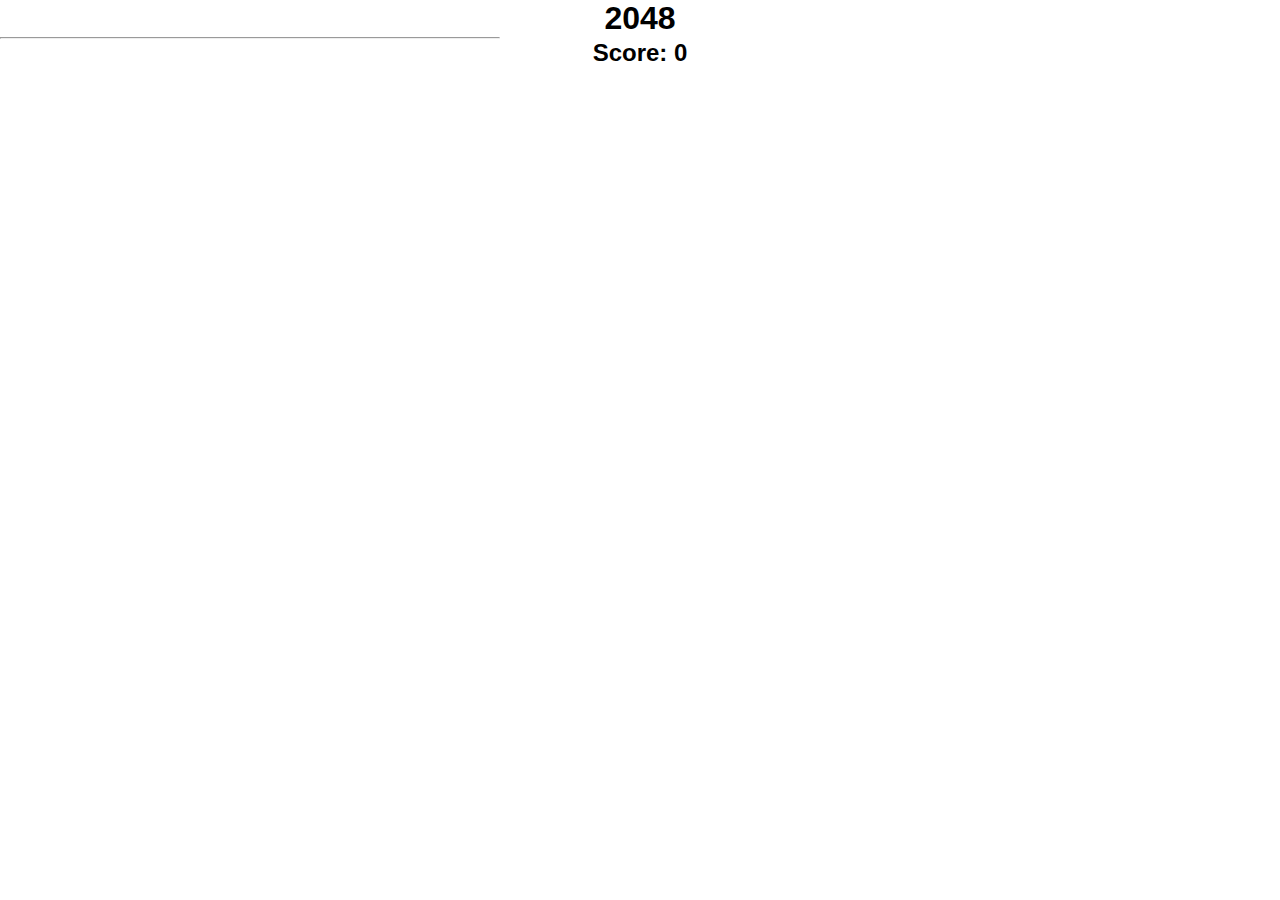
<file: 2048/index.html>
<!DOCTYPE html>
<html lang="en">
<head>
    <meta charset="UTF-8">
    <meta name="viewport" content="width=device-width, initial-scale=1.0">
    <title>2048</title>
    <link rel="stylesheet" href="style.css">
    <script src="main.js"></script>
</head>
<body>
    <h1>2048</h1>
    <hr>
    <h2>Score: <span id="score">0</span></h2>
    <div class="board">
    </div>
</body>
</html>
</file>
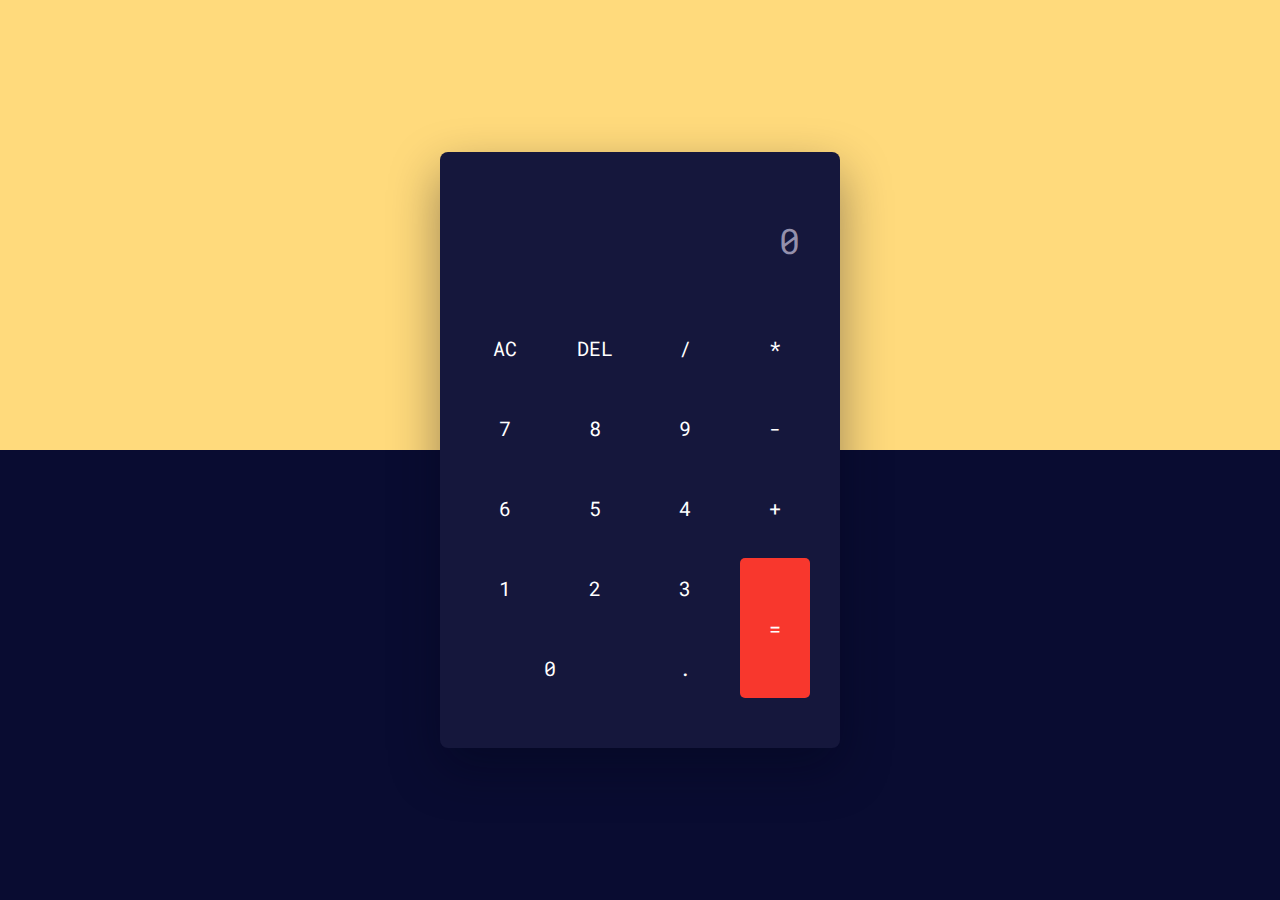
<file: calculadora/index.html>
<!DOCTYPE html>
<html lang="en">
<head>
    <meta charset="UTF-8">
    <meta name="viewport" content="width=device-width, initial-scale=1.0">
    <title>Calculadora</title>
    <link rel="stylesheet" href="style.css">
</head>
<body>
    <div class="calculator">
        <div class="display">
            <input type="text" name="display" id="input" placeholder="0" disabled />
        </div>
        <div class="buttons">
            <input type="button" value="AC" id="clear">
            <input type="button" value="DEL" id="erase">
            <input type="button" class="input-button" value="/">
            <input type="button" class="input-button" value="*">
            <input type="button" class="input-button" value="7">
            <input type="button" class="input-button" value="8">
            <input type="button" class="input-button" value="9">
            <input type="button" class="input-button" value="-">
            <input type="button" class="input-button" value="6">
            <input type="button" class="input-button" value="5">
            <input type="button" class="input-button" value="4">
            <input type="button" class="input-button" value="+">
            <input type="button" class="input-button" value="1">
            <input type="button" class="input-button" value="2">
            <input type="button" class="input-button" value="3">
            <input type="button" value="=" id="equal">
            <input type="button" class="input-button" value="0">
            <input type="button" class="input-button" value=".">
        </div>
    </div>
    <script src="script.js"></script>
</body>
</html>
</file>
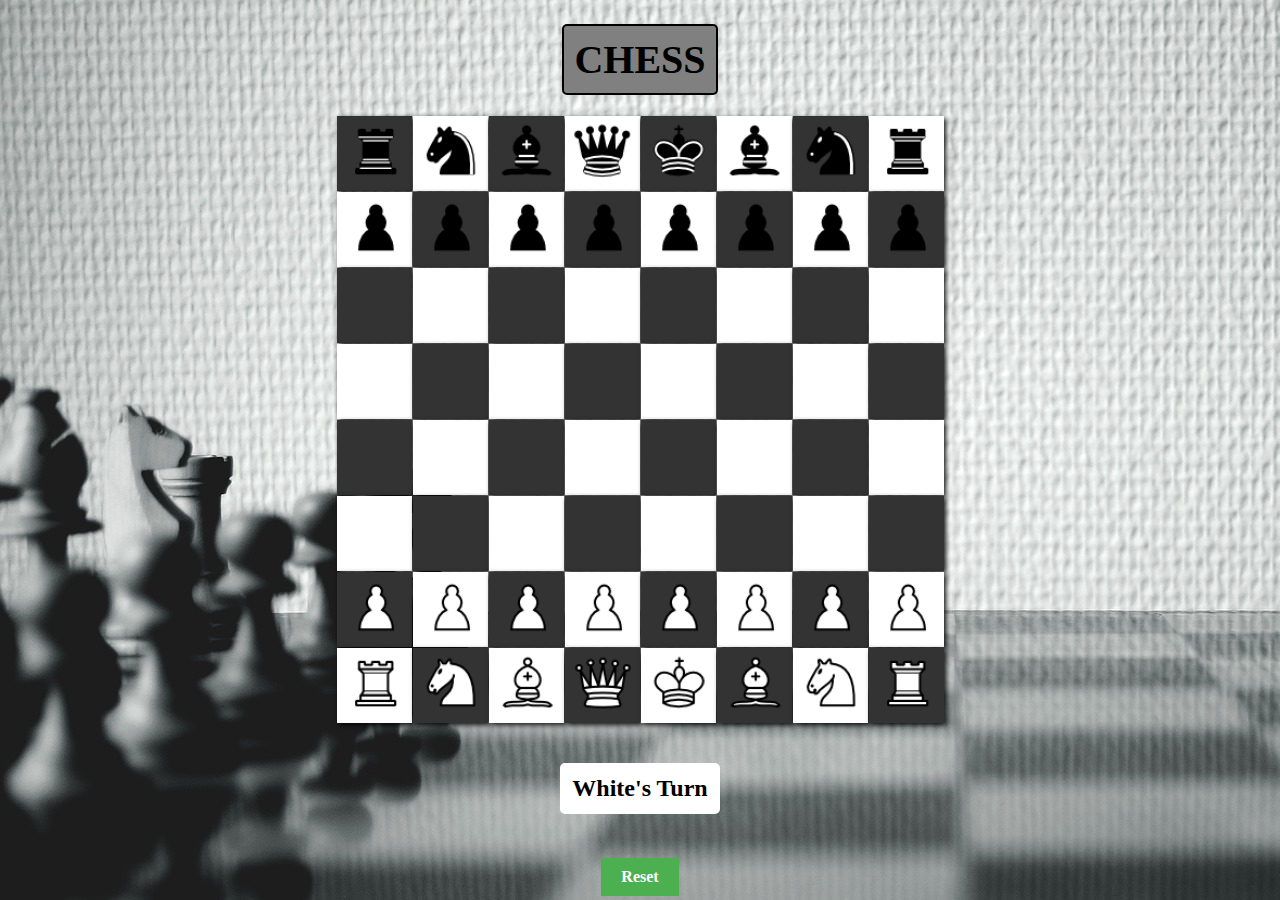
<file: chess/index.html>
<!DOCTYPE html>
<html lang="en">
<head>
    <meta charset="UTF-8">
    <meta http-equiv="X-UA-Compatible" content="IE=edge">
    <meta name="viewport" content="width=device-width, initial-scale=1.0">
    <title>Chess Game</title>
    <link rel="stylesheet" href="style.css">
</head>
<body>
    <div class="container">
        <h1>CHESS</h1>
        <ul>
            <div class="div" id="row8">
                <li class="box" id="b801">Brook</li>
                <li class="box" id="b802">Bknight</li>
                <li class="box" id="b803">Bbishop</li>
                <li class="box" id="b804">Bqueen</li>
                <li class="box" id="b805">Bking</li>
                <li class="box" id="b806">Bbishop</li>
                <li class="box" id="b807">Bknight</li>
                <li class="box" id="b808">Brook</li>
            </div>
            <div class="div" id="row7">
                <li class="box" id="b701">Bpawn</li>
                <li class="box" id="b702">Bpawn</li>
                <li class="box" id="b703">Bpawn</li>
                <li class="box" id="b704">Bpawn</li>
                <li class="box" id="b705">Bpawn</li>
                <li class="box" id="b706">Bpawn</li>
                <li class="box" id="b707">Bpawn</li>
                <li class="box" id="b708">Bpawn</li>
            </div>
            <div class="div" id="row6">
                <li class="box" id="b601"></li>
                <li class="box" id="b602"></li>
                <li class="box" id="b603"></li>
                <li class="box" id="b604"></li>
                <li class="box" id="b605"></li>
                <li class="box" id="b606"></li>
                <li class="box" id="b607"></li>
                <li class="box" id="b608"></li>
            </div>
            <div class="div" id="row5">
                <li class="box" id="b501"></li>
                <li class="box" id="b502"></li>
                <li class="box" id="b503"></li>
                <li class="box" id="b504"></li>
                <li class="box" id="b505"></li>
                <li class="box" id="b506"></li>
                <li class="box" id="b507"></li>
                <li class="box" id="b508"></li>
            </div>
            <div class="div" id="row4">
                <li class="box" id="b401"></li>
                <li class="box" id="b402"></li>
                <li class="box" id="b403"></li>
                <li class="box" id="b404"></li>
                <li class="box" id="b405"></li>
                <li class="box" id="b406"></li>
                <li class="box" id="b407"></li>
                <li class="box" id="b408"></li>
            </div>
            <div class="div" id="row3">
                <li class="box" id="b301"></li>
                <li class="box" id="b302"></li>
                <li class="box" id="b303"></li>
                <li class="box" id="b304"></li>
                <li class="box" id="b305"></li>
                <li class="box" id="b306"></li>
                <li class="box" id="b307"></li>
                <li class="box" id="b308"></li>
            </div>
            <div class="div" id="row2">
                <li class="box" id="b201">Wpawn</li>
                <li class="box" id="b202">Wpawn</li>
                <li class="box" id="b203">Wpawn</li>
                <li class="box" id="b204">Wpawn</li>
                <li class="box" id="b205">Wpawn</li>
                <li class="box" id="b206">Wpawn</li>
                <li class="box" id="b207">Wpawn</li>
                <li class="box" id="b208">Wpawn</li>
            </div>
            <div class="div" id="row1">
                <li class="box" id="b101">Wrook</li>
                <li class="box" id="b102">Wknight</li>
                <li class="box" id="b103">Wbishop</li>
                <li class="box" id="b104">Wqueen</li>
                <li class="box" id="b105">Wking</li>
                <li class="box" id="b106">Wbishop</li>
                <li class="box" id="b107">Wknight</li>
                <li class="box" id="b108">Wrook</li>
            </div>
        </ul>
        <h2 id="tog">White's Turn</h2>
        <h2 id="reset-btn">Reset</h2>
    </div>
    <script src="logic.js"></script>
</body>
</html>
</file>
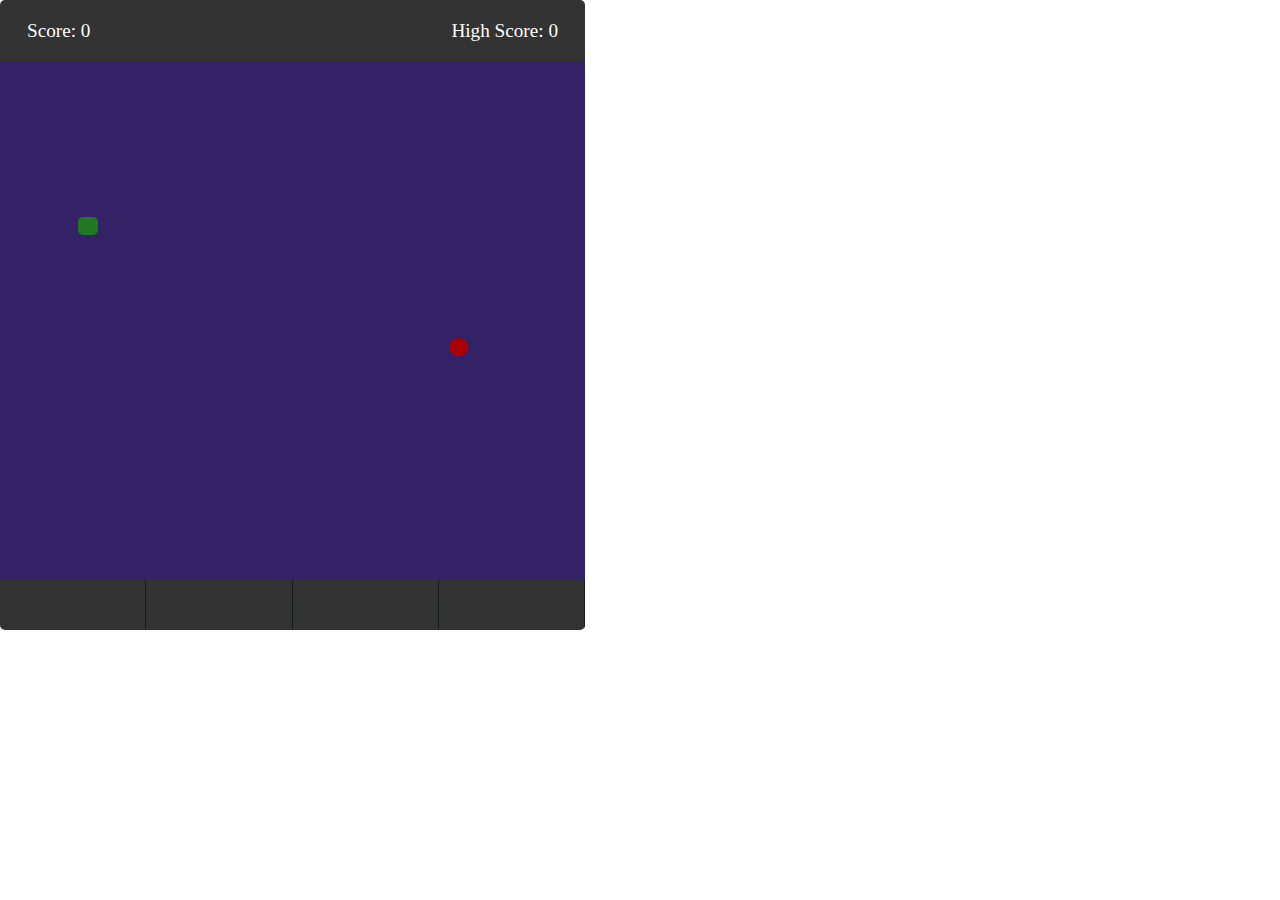
<file: snake/index.html>
<!DOCTYPE html>
<html lang="en">
<head>
    <meta charset="UTF-8">
    <meta name="viewport" content="width=device-width, initial-scale=1.0">
    <title>Snake</title>
    <link rel="stylesheet" href="style.css">
    <link rel="stylesheet" href="https://cdnjs.cloudflare.com/ajax/libs/font-awesome/6.5.2/css/all.min.css" integrity="sha512-SnH5WK+bZxgPHs44uWIX+LLJAJ9/2PkPKZ5QiAj6Ta86w+fsb2TkcmfRyVX3pBnMFcV7oQPJkl9QevSCWr3W6A==" crossorigin="anonymous" referrerpolicy="no-referrer" />
    <script src="script.js" defer></script>
</head>
<body>
    <div class="wrapper">
        <div class="game-details">
            <span class="score">Score: 0</span>
            <span class="high-score">High Score: 30</span>
        </div>
        <div class="play-board"></div>
        <div class="controls">
            <i data-key="ArrowLeft" class="fa-solid fa-arrow-left-long"></i>
            <i data-key="ArrowUp" class="fa-solid fa-arrow-up-long"></i>
            <i data-key="ArrowRight" class="fa-solid fa-arrow-right-long"></i>
            <i data-key="ArrowDown" class="fa-solid fa-arrow-down-long"></i>
        </div>
    </div>
</body>
</html>
</file>
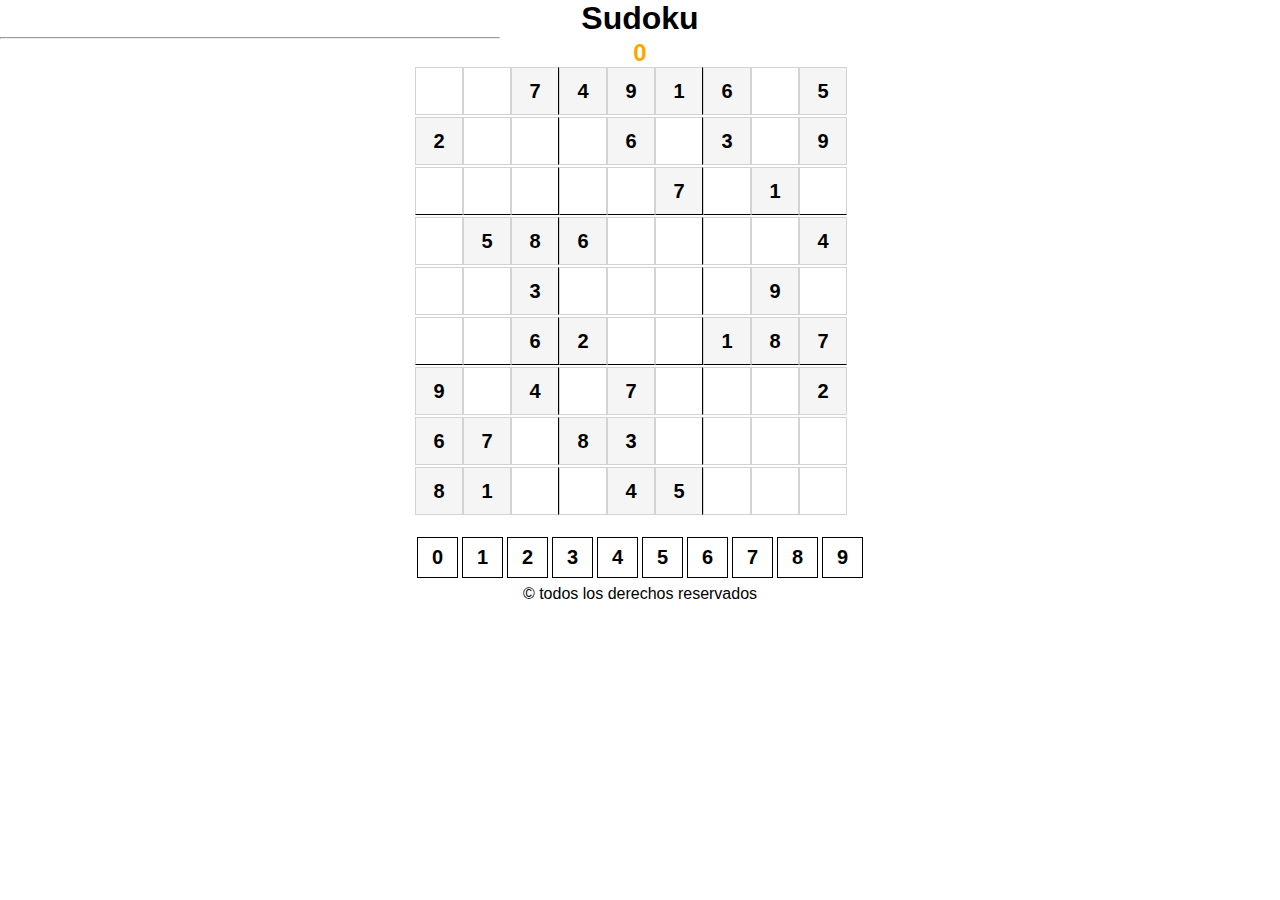
<file: sudoku/index.html>
<!DOCTYPE html>
<html lang="en">
<head>
    <meta charset="UTF-8">
    <meta name="viewport" content="width=device-width, initial-scale=1.0">
    <title>Sudoku</title>
    <link rel="stylesheet" href="style.css">
    <script src="app.js" defer></script>
</head>
<body>
    <h1>Sudoku</h1>
    <hr>
    <h2 id="errors">0</h2>
    <div id="board"></div>
    <br>
    <div id="digits"></div>
    <footer>
        <p>&copy; todos los derechos reservados</p>
    </footer>
</body>
</html>
</file>
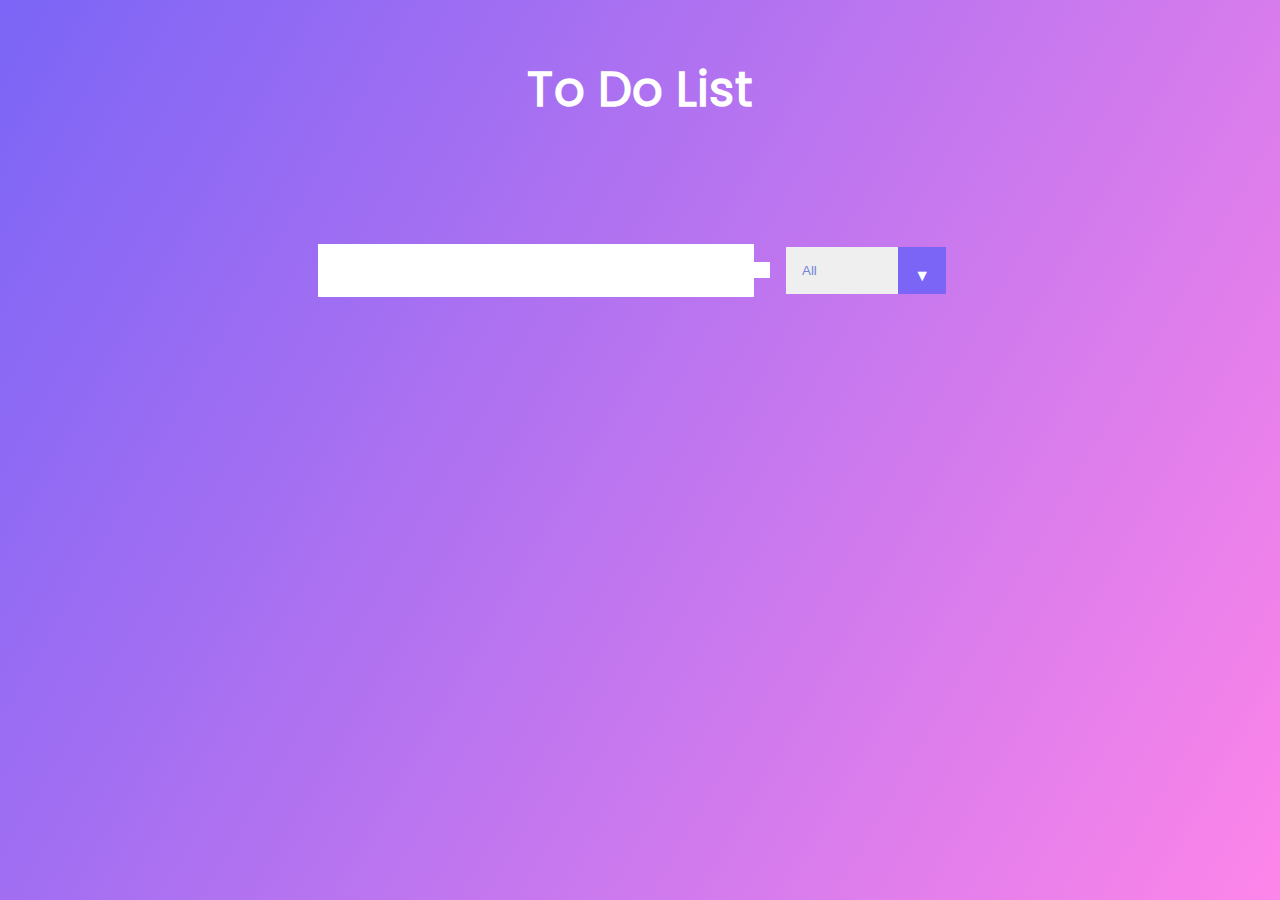
<file: to do list/index.html>
<!DOCTYPE html>
<html lang="en">
<head>
    <meta charset="UTF-8">
    <meta name="viewport" content="width=device-width, initial-scale=1.0">
    <title>To Do List</title>
    <link rel="stylesheet" href="style.css">
    <link rel="stylesheet" href="https://cdnjs.cloudflare.com/ajax/libs/font-awesome/6.5.2/css/all.min.css" integrity="sha512-SnH5WK+bZxgPHs44uWIX+LLJAJ9/2PkPKZ5QiAj6Ta86w+fsb2TkcmfRyVX3pBnMFcV7oQPJkl9QevSCWr3W6A==" crossorigin="anonymous" referrerpolicy="no-referrer" />
</head>
<body>
    <header>
        <h1>To Do List</h1>
    </header>
    <form>
        <input type="text" class="todo-input">
        <button class="todo-button" type="submit">
            <i class="fas fa-plus-square"></i>
        </button>
        <div class="select">
            <select name="todos" class="filter-todo">
                <option value="all">All</option>
                <option value="completed">Completed</option>
                <option value="uncompleted">Uncompleted</option>
            </select>
        </div>
    </form>
    <div class="todo-container">
        <ul class="todo-list"></ul>
    </div>
    <script src="app.js"></script>
</body>
</html>
</file>
<file: 2048/style.css>
* {
    margin: 0;
    padding: 0;
    box-sizing: border-box;
}

body {
    font-family: Arial, Helvetica, sans-serif;
    text-align: center;
}

hr {
    width: 500px;
}

#board {
    width: 400px;
    height: 400px;
    background-color: whitesmoke;
    border: 6px solid gray;
    margin: 0 auto;
    display: flex;
    flex-wrap: wrap;
}

.tile {
    width: 90px;
    height: 90px;
    border: 5px solid lightgray;
    font-size: 40px;
    font-weight: bold;
    display: flex;
    justify-content: center;
    align-items: center;
}

.x2 {
    background-color: #ffc000;
    color: white;
}

.x4 {
    background-color: #ffc200;
    color: white;
}

.x8 {
    background-color: #ffc400;
    color: white;
}

.x16 {
    background-color: #ffc600;
    color: white;
}

.x32 {
    background-color: #ffc800;
    color: white;
}

.x64 {
    background-color: #ffbf00;
    color: white;
}

.x128 {
    background-color: #ffc000;
    color: white;
}

.x256 {
    background-color: #ffc000;
    color: white;
}

.x512 {
    background-color: #ffc000;
    color: white;
}

.x1024 {
    background-color: #ffc000;
    color: white;
}

.x2048 {
    background-color: #ffc000;
    color: white;
}

.x4096 {
    background-color: #ffc000;
    color: white;
}

.x8192 {
    background-color: #ffc000;
    color: white;
}
</file>
<file: calculadora/style.css>
@font-face {
    font-family: 'Roboto Mono';
    src: url(RobotoMono-Regular.ttf);
}

* {
    padding: 0;
    margin: 0;
    box-sizing: border-box;
    font-family: "Roboto Mono", monospace;
}

body {
    height: 100vh;
    background: linear-gradient(to bottom, #ffda7c 50%, #090c31 50%);
}

.calculator {
    width: 400px;
    background-color: #15173c;
    padding: 50px 30px;
    position: absolute;
    transform: translate(-50%, -50%);
    top: 50%;
    left: 50%;
    border-radius: 8px;
    box-shadow: 0 20px 50px rgba(0, 5, 24, .4);
}

.display {
    width: 100%;

    input {
        width: 100%;
        padding: 15px 10px;
        text-align: right;
        border: none;
        background-color: transparent;
        color: #ffffff;
        font-size: 35px;

        &::placeholder {
            color: #9490ac;
        }
    }
}

.buttons {
    display: grid;
    grid-template-columns: repeat(4, 1fr);
    gap: 20px;
    margin-top: 40px;

    input[type="button"] {
        font-size: 20px;
        padding: 17px;
        border: none;
        background-color: transparent;
        color: #ffffff;
        cursor: pointer;
        border-radius: 5px;

        &:hover {
            box-shadow: 0 8px 25px #000d2e;
        }
    }
}

input[type="button"]#equal {
    grid-row: span 2;
    background-color: #f8372d;
}

input[type="button"][value="0"] {
    grid-column: span 2;
}
</file>
<file: chess/style.css>
* {
    margin: 0;
    padding: 0;
    box-sizing: border-box;
}

body {
    display: flex;
    place-items: center;
    justify-content: center;
    overflow-x: hidden;
    background: url(background.jpg);
    height: 100vh;
}

.container {
    display: grid;
    place-items: center;
    justify-content: center;
}

.div {
    display: flex;
}

ul {
    display: grid;
    grid-template-columns: 1fr;
}

li {
    list-style: none;
    display: grid;
    place-items: center;
    font-size: 0;
}

.box {
    margin: .5px;
    width: 75px;
    height: 75px;
    box-shadow: 2px 2px 5px #000000e6;
}

h1 {
    margin: 20px;
    font-size: 2.5rem;
    text-align: center;
    color: #000000;
    border: 2px solid #000000;
    padding: 10px;
    background-color: #808080;
    border-radius: 5px;
}

#tog {
    margin: 40px 0px;
    font-size: 1.5rem;
    text-align: left;
    background-color: #fff;
    color: #000;
    border: 2px solid #fff;
    padding: 10px;
    border-radius: 5px;
}

#reset-btn {
    background-color: #4CAF50;
    border: none;
    color: #ffffff;
    padding: 10px 20px;
    text-align: center;
    text-decoration: none;
    display: inline-block;
    font-size: 16px;
    margin-top: 4px;
    cursor: pointer;
}

.all-img {
    width: 65px;
    position: relative;
    bottom: 5px;
}

.all-pawn {
    transform: scale(.7);
}

.authcont {
    width: 100vw;
}

.author {
    float: right;
    margin-right: 50px;
}

@media (max-width:650px) {
    .box {
        width: 11vw;
        height: 11vw;
    }

    .all-img {
        width: 7vw;
    }

    #tog {
        margin: 30px 0px;
        font-size: 20px;
    }

    #reset-btn {
        font-size: 10px;
    }

    h1 {
        font-size: 30px;
    }

}

@media (max-width:400px) {
    h1 {
        font-size: 20px;
    }

    #tog {
        margin: 30px 0px;
        font-size: 10px;
    }
}
</file>
<file: snake/style.css>
* {
    padding: 0;
    margin: 0;
    box-sizing: border-box;
}

.wrapper {
    width: 65vmin;
    height: 70vmin;
    display: flex;
    overflow: hidden;
    flex-direction: column;
    border-radius: 5px;
    background: #333;
}

.game-details {
    color: #fff;
    font-size: 1.2rem;
    font-weight: 500;
    padding: 20px 27px;
    display: flex;
    justify-content: space-between;
}

.play-board {
    width: 100%;
    height: 100%;
    display: grid;
    grid-template: repeat(30, 1fr) / repeat(30, 1fr);
    background: #326;
}

.play-board .food {
    background: #aa0202;
    border-radius: 50%;
}

.play-board .head {
    background: #272;
    border-radius: 5px;
}

.controls {
    display: flex;
    justify-content: space-between;
}

.controls i {
    padding: 25px 0;
    color: #fff;
    text-align: center;
    cursor: pointer;
    font-size: 1.3rem;
    width: calc(100% / 4);
    border-right: 1px solid #171b26;
}
</file>
<file: sudoku/style.css>
* {
    padding: 0;
    margin: 0;
    box-sizing: border-box;
}

body {
    font-family: Arial, Helvetica, sans-serif;
    text-align: center;
}

hr {
    width: 500px;
}

#errors {
    color: orange;
}

#board {
    width: 450px;
    height: 450px;
    margin: 0 auto;
    display: flex;
    flex-wrap: wrap;
}

.tile {
    width: 48px;
    height: 48px;
    border: 1px solid lightgray;
    font-size: 20px;
    font-weight: bold;
    display: flex;
    justify-content: center;
    align-items: center;
}

#digits {
    width: 450px;
    height: 50px;
    margin: 0 auto;
    display: flex;
    flex-wrap: wrap;
}

.number {
    width: 41px;
    height: 41px;
    border: 1px solid black;
    margin: 2px;
    font-size: 20px;
    font-weight: bold;
    display: flex;
    justify-content: center;
    align-items: center;
}

.number-selected {
    background-color: gray;
}

.tile-start {
    background-color: whitesmoke;
}

.horizontal-line {
    border-bottom: 1px solid black;
}

.vertical-line {
    border-right: 1px solid black;
}
</file>
<file: to do list/style.css>
@font-face {
    font-family: 'Poppins';
    src: url(Poppins-Regular.ttf);
}

* {
    margin: 0;
    padding: 0;
    box-sizing: border-box;
}

body {
    background-image: linear-gradient(120deg, #7b65f6, #fd85e9);
    color: white;
    font-family: 'Poppins', sans-serif;
    min-height: 100vh;
}

header {
    font-size: 1.5rem;
}

header,
form {
    min-height: 20vh;
    display: flex;
    justify-content: center;
    align-items: center;
}

form input,
form button {
    padding: 0.5rem;
    font-size: 2rem;
    border: none;
    background: white;
}

form button {
    color: #7184d8;
    background: white;
    cursor: pointer;
    transition: all .3s ease;
}

form button:hover {
    background: #7184d8;
    color: white;
}

.todo-container {
    display: flex;
    justify-content: center;
    align-items: center;
}

.todo-list {
    min-width: 30%;
    list-style: none;
}

.todo {
    margin: 0.5rem;
    background: white;
    color: black;
    font-size: 1.5rem;
    display: flex;
    justify-content: space-between;
    align-items: center;
    transition: all .5s ease;
}

.todo li {
    flex: 1;
}

.trash-btn, .complete-btn {
    background: #7184d8;
    color: white;
    border: none;
    padding: 1rem;
    cursor: pointer;
    font-size: 1rem;
}

.complete-btn {
    background: #17eb17;
}

.trash-btn {
    background: rgb(224, 24, 24);
}

.todo-item {
    padding: 0rem 0.5rem;
}

.fa-trash,
.fa-check {
    pointer-events: none;
}

.completed {
    text-decoration: line-through;
    opacity: .5;
}

.fall {
    transform: translateY(8rem) rotateZ(20deg);
    opacity: 0;
}

select {
    -webkit-appearance: none;
    -moz-appearance: none;
    appearance: none;
    outline: none;
    border: none;
}

.select {
    margin: 1rem;
    position: relative;
    overflow: hidden;
}

select {
    color: #7184d8;
    width: 10rem;
    cursor: pointer;
    padding: 1rem;
}

.select::after {
    content: '\25BC';
    position: absolute;
    background: #7b65f6;
    top: 0;
    right: 0;
    padding: 1rem;
    pointer-events: none;
}

.select:hover::after {
    background: white;
    color: #7184d8;
}
</file>
